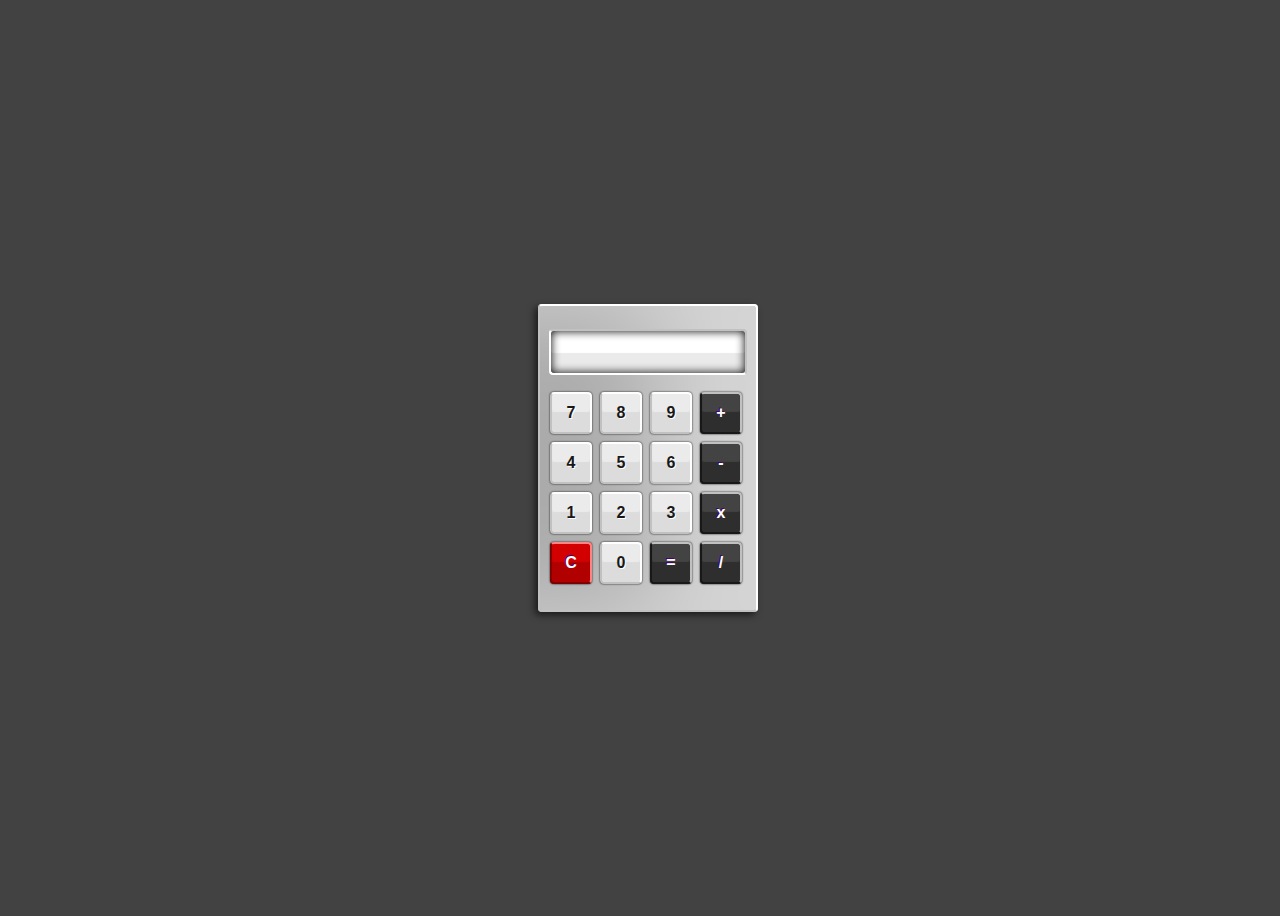
<file: calculator page/index.html>
<!DOCTYPE html>
<html lang="en">
  <head>
    <title>Home</title>
    <meta charset="UTF-8" />
    <meta name="viewport" content="width=device-width" />
    <link rel="stylesheet" href="styles.css" />
  </head>
  <body>
  <div class="container">
	<fieldset id="container">
		<form name="calculator">

			<input id="display" type="text" name="display" readonly>

			<input class="button digits" type="button" value="7" onclick="calculator.display.value += '7'">
			<input class="button digits" type="button" value="8" onclick="calculator.display.value += '8'">
			<input class="button digits" type="button" value="9" onclick="calculator.display.value += '9'">
			<input class="button mathButtons" type="button" value="+" onclick="calculator.display.value += ' + '">
			<br>
			<input class="button digits" type="button" value="4" onclick="calculator.display.value += '4'">
			<input class="button digits" type="button" value="5" onclick="calculator.display.value += '5'">
			<input class="button digits" type="button" value="6" onclick="calculator.display.value += '6'">
			<input class="button mathButtons" type="button" value="-" onclick="calculator.display.value += ' - '">
			<br>
			<input class="button digits" type="button" value="1" onclick="calculator.display.value += '1'">
			<input class="button digits" type="button" value="2" onclick="calculator.display.value += '2'">
			<input class="button digits" type="button" value="3" onclick="calculator.display.value += '3'">
			<input class="button mathButtons" type="button" value="x" onclick="calculator.display.value += ' * '">
			<br>
			<input id="clearButton" class="button" type="button" value="C" onclick="calculator.display.value = ''">
			<input class="button digits" type="button" value="0" onclick="calculator.display.value += '0'">
			<input class="button mathButtons" type="button" value="=" onclick="calculator.display.value = eval(calculator.display.value)">
			<input class="button mathButtons" type="button" value="/" onclick="calculator.display.value += ' / '">
		</form>
	</fieldset>
</div>
  </body>
</html>
</file>
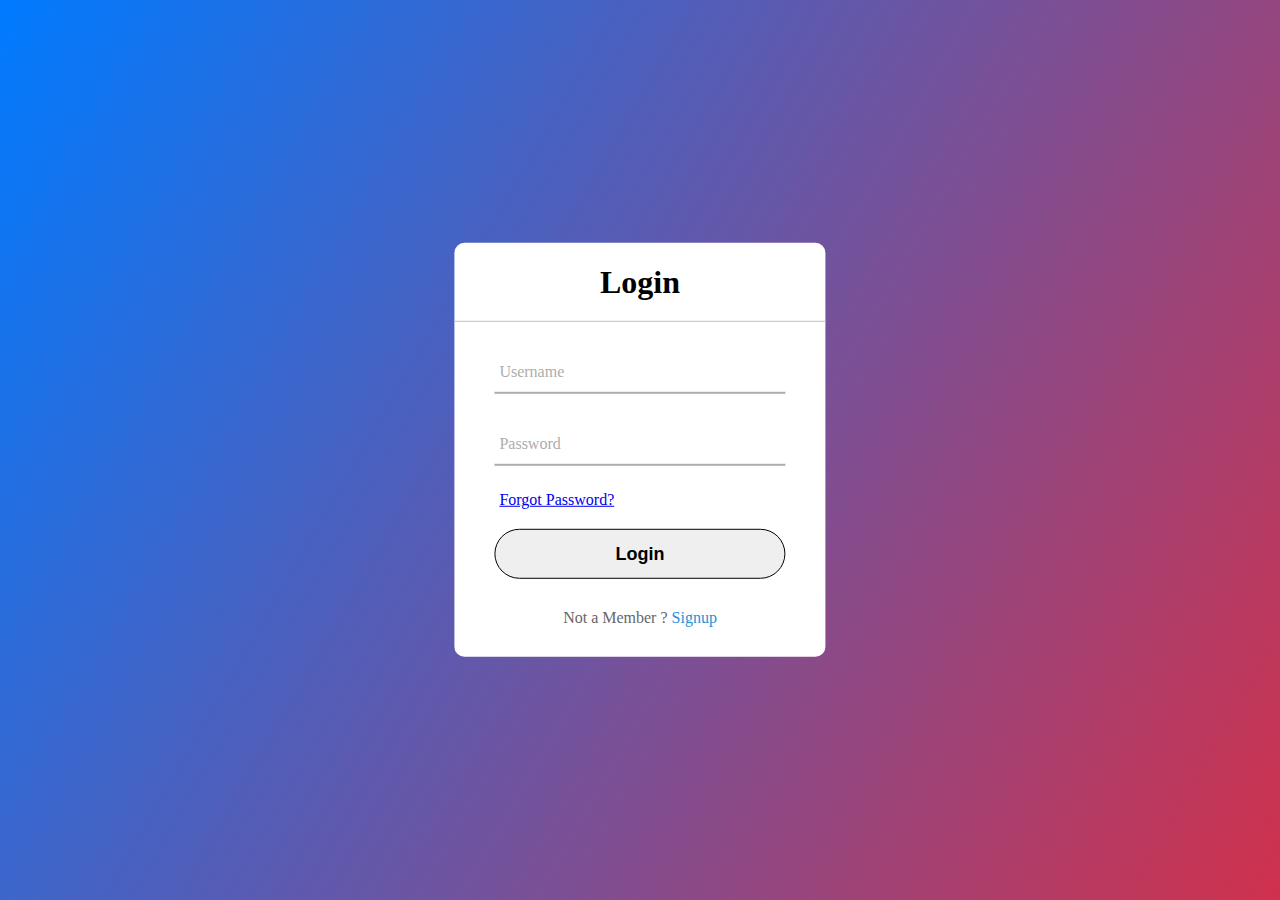
<file: login page/index.html>
<!DOCTYPE html>
<html lang="en">
  <head>
    <title>Login Page</title>
    <meta charset="UTF-8" />
    <meta name="viewport" content="width=device-width" />
    <link rel="stylesheet" href="styles.css" />
  </head>
  <body>
    <div class="container">
      <div class="center">
          <h1>Login</h1>
          <form action="login.php" method="POST">
              <div class="txt_field">
                  <input type="text" name="username" required>
                  <span></span>
                  <label>Username</label>
              </div>
              <div class="txt_field">
                  <input type="password" name="password" required>
                  <span></span>
                  <label>Password</label>
              </div>
              <div class="pass"><a href="forgot.html">Forgot Password?</a></div>
              <input name="submit" type="submit" value="Login">
              <div class="signup_link">
                  Not a Member ? <a href="signup.html">Signup</a>
              </div>
          </form>
      </div>
    </div>
  </body>
</html>
</file>
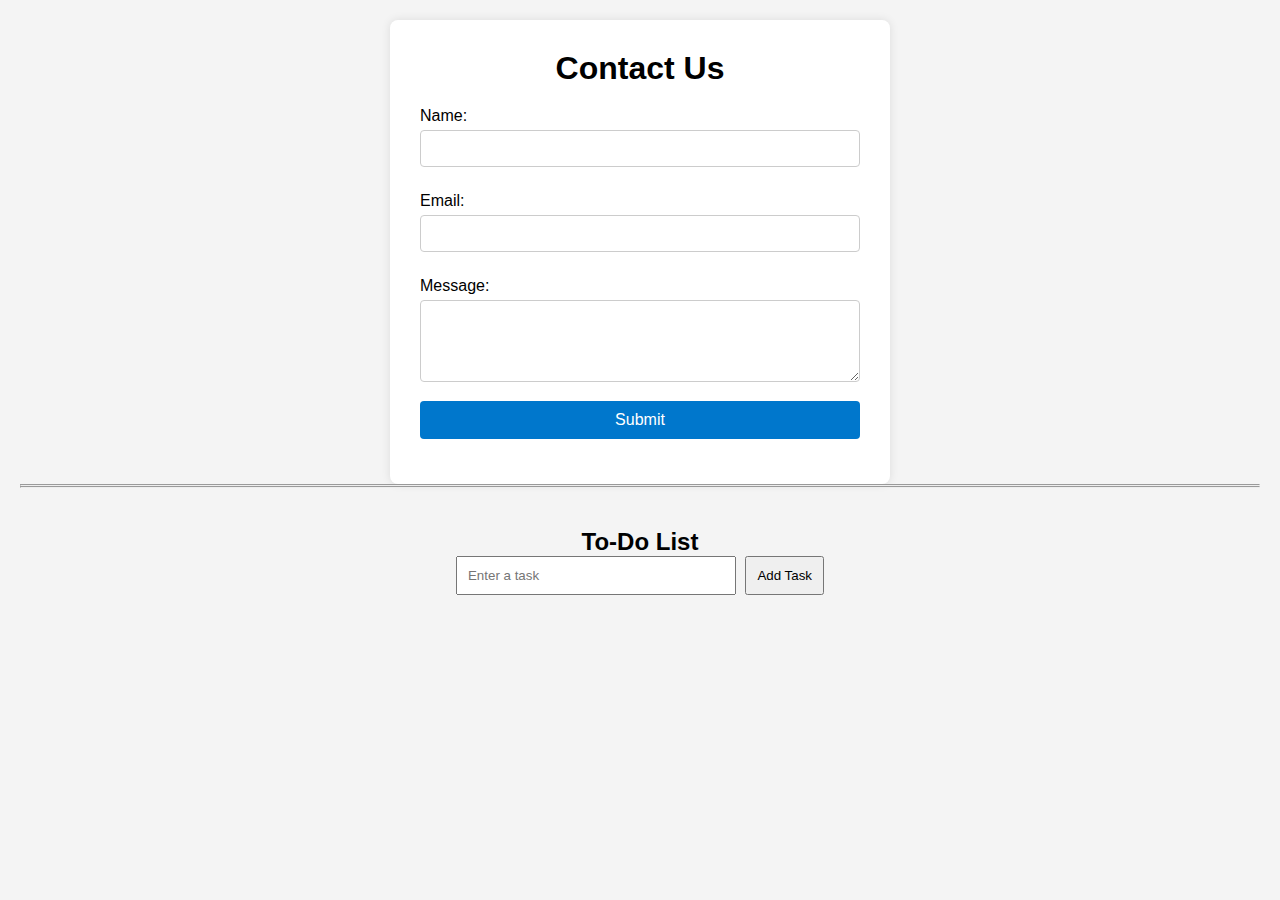
<file: internship/task2/index.html>
<!DOCTYPE html>
<html lang="en">
<head>
  <meta charset="UTF-8" />
  <meta name="viewport" content="width=device-width, initial-scale=1.0" />
  <title>Contact Form</title>
  <link rel="stylesheet" href="style.css" />
</head>
<body>
  <div class="container">
    <h1>Contact Us</h1>
    <form id="contactForm">
      <label for="name">Name:</label>
      <input type="text" id="name" required>

      <label for="email">Email:</label>
      <input type="email" id="email" required>

      <label for="message">Message:</label>
      <textarea id="message" rows="4" required></textarea>

      <button type="submit">Submit</button>
    </form>
    <div id="formMessage"></div>
  </div>
  <hr>
<hr>
<div class="todo-container">
  <h2>To-Do List</h2>
  <input type="text" id="todoInput" placeholder="Enter a task">
  <button onclick="addTask()">Add Task</button>
  <ul id="todoList"></ul>
</div>


  <script src="script.js"></script>
</body>
</html>
</file>
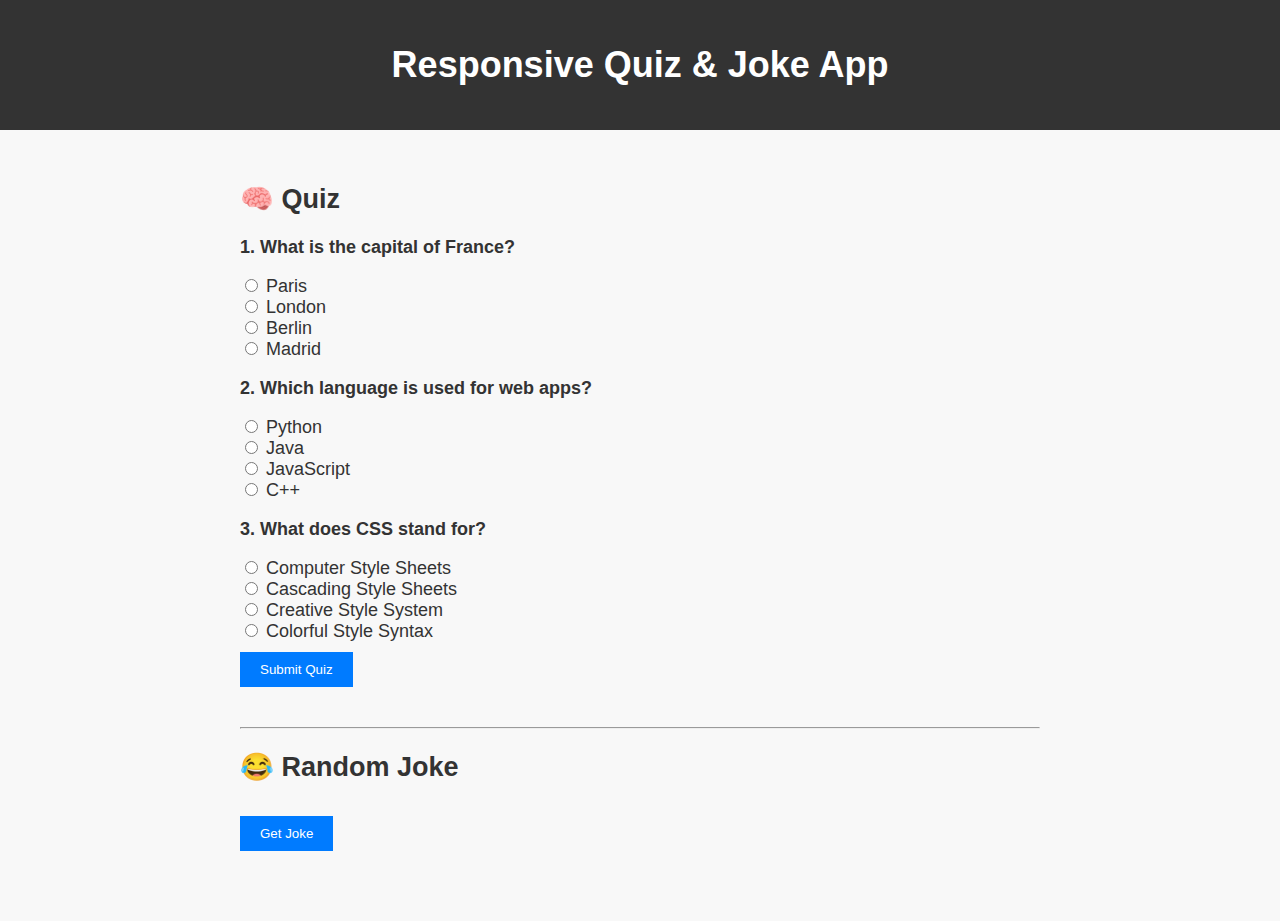
<file: internship/task3/index.html>
<!DOCTYPE html>
<html lang="en">
<head>
  <meta charset="UTF-8" />
  <meta name="viewport" content="width=device-width, initial-scale=1.0" />
  <title>Responsive Quiz & Joke App</title>
  <link rel="stylesheet" href="style.css" />
</head>
<body>
  <header>
    <h1>Responsive Quiz & Joke App</h1>
  </header>

  <main>
    <section class="quiz-section">
      <h2>🧠 Quiz</h2>
      <div id="quiz"></div>
      <button onclick="submitQuiz()">Submit Quiz</button>
      <p id="result"></p>
    </section>

    <hr />

    <section class="joke-section">
      <h2>😂 Random Joke</h2>
      <button onclick="getJoke()">Get Joke</button>
      <p id="joke"></p>
    </section>
  </main>

  <script src="script.js"></script>
</body>
</html>
</file>
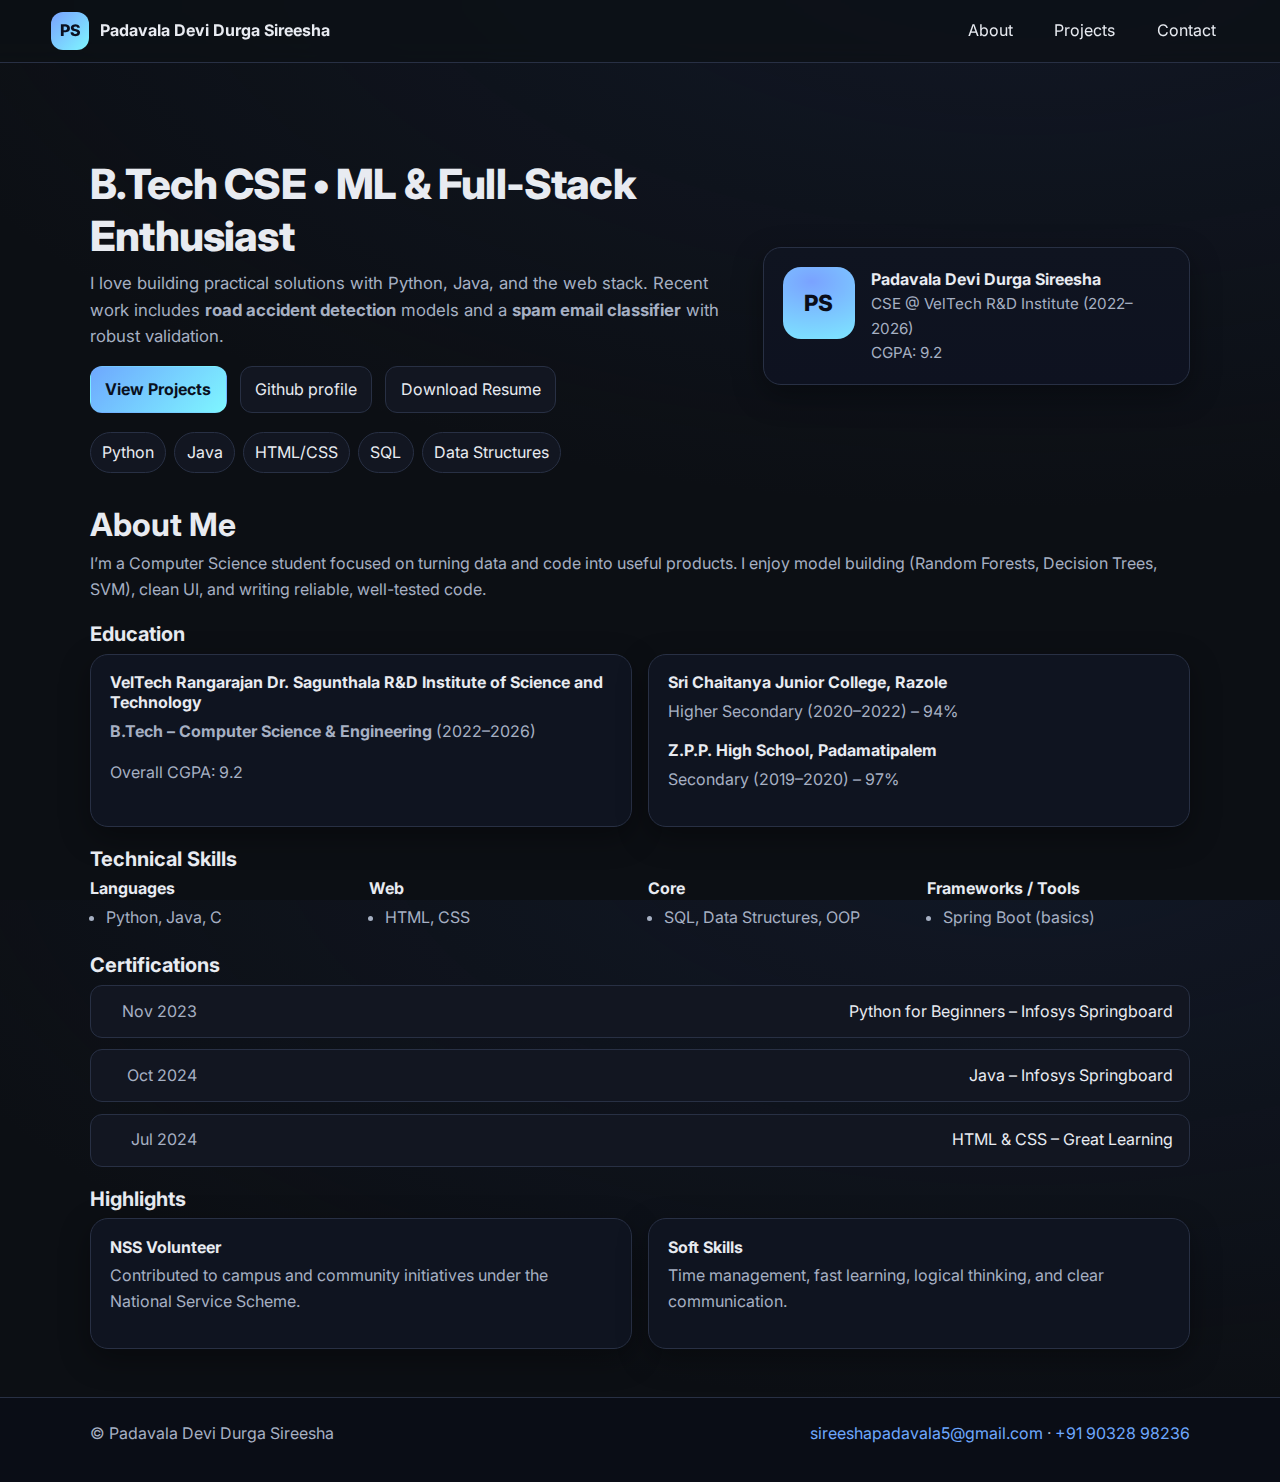
<file: internship/task4/index.html>
<!doctype html>
<html lang="en">
<head>
  <meta charset="utf-8" />
  <meta name="viewport" content="width=device-width, initial-scale=1" />
  <title>Padavala Devi Durga Sireesha – Portfolio</title>
  <meta name="description" content="Portfolio of Padavala Devi Durga Sireesha – B.Tech CSE. Projects in Machine Learning, Web, and Java." />
  <link rel="preconnect" href="https://fonts.gstatic.com" crossorigin>
  <link href="https://fonts.googleapis.com/css2?family=Inter:wght@400;500;600;800&display=swap" rel="stylesheet">
  <link rel="stylesheet" href="styles.css" />
  <script defer src="script.js"></script>
</head>
<body data-page="about">
  <!-- Header / Nav -->
  <header class="site-header">
    <a class="brand" href="index.html">
      <span class="logo">PS</span>
      <span class="brand-text">Padavala Devi Durga Sireesha</span>
    </a>

    <button class="nav-toggle" aria-expanded="false" aria-label="Open Menu">
      <span class="bar"></span><span class="bar"></span><span class="bar"></span>
    </button>

    <nav class="site-nav" aria-label="Primary">
      <a href="index.html" data-link="about">About</a>
      <a href="projects.html" data-link="projects">Projects</a>
      <a href="contact.html" data-link="contact">Contact</a>
    </nav>
  </header>

  <!-- Hero -->
  <section class="hero">
    <div class="container hero-grid">
      <div>
        <h1 class="headline">B.Tech CSE • ML & Full-Stack Enthusiast</h1>
        <p class="subtext">
          I love building practical solutions with Python, Java, and the web stack.
          Recent work includes <strong>road accident detection</strong> models and a
          <strong>spam email classifier</strong> with robust validation.
        </p>
        <div class="hero-actions">
          <a class="btn primary" href="projects.html">View Projects</a>
          <a class="btn" href="https://github.com/sirisha732" >Github profile</a>
          <a class="btn" href="Resume.pdf" download>Download Resume</a>
        </div>
        <ul class="chips">
          <li>Python</li><li>Java</li><li>HTML/CSS</li><li>SQL</li><li>Data Structures</li>
        </ul>
      </div>
      <div class="hero-card">
        <div class="idcard">
          <div class="id-initials">PS</div>
          <div>
            <div class="id-name">Padavala Devi Durga Sireesha</div>
            <div class="id-role">CSE @ VelTech R&D Institute (2022–2026)</div>
            <div class="id-meta">CGPA: 9.2</div>
          </div>
        </div>
      </div>
    </div>
  </section>

  <!-- About -->
  <main class="container flow">
    <section>
      <h2>About Me</h2>
      <p>
        I’m a Computer Science student focused on turning data and code into
        useful products. I enjoy model building (Random Forests, Decision Trees, SVM),
        clean UI, and writing reliable, well-tested code.
      </p>
    </section>

    <section>
      <h3>Education</h3>
      <div class="card-grid two">
        <article class="card">
          <h4>VelTech Rangarajan Dr. Sagunthala R&D Institute of Science and Technology</h4>
          <p><strong>B.Tech – Computer Science & Engineering</strong> (2022–2026)</p>
          <p>Overall CGPA: 9.2</p>
        </article>
        <article class="card">
          <h4>Sri Chaitanya Junior College, Razole</h4>
          <p>Higher Secondary (2020–2022) – 94%</p>
          <h4>Z.P.P. High School, Padamatipalem</h4>
          <p>Secondary (2019–2020) – 97%</p>
        </article>
      </div>
    </section>

    <section>
      <h3>Technical Skills</h3>
      <div class="skill-grid">
        <div>
          <h4>Languages</h4>
          <ul class="list">
            <li>Python, Java, C</li>
          </ul>
        </div>
        <div>
          <h4>Web</h4>
          <ul class="list">
            <li>HTML, CSS</li>
          </ul>
        </div>
        <div>
          <h4>Core</h4>
          <ul class="list">
            <li>SQL, Data Structures, OOP</li>
          </ul>
        </div>
        <div>
          <h4>Frameworks / Tools</h4>
          <ul class="list">
            <li>Spring Boot (basics)</li>
          </ul>
        </div>
      </div>
    </section>

    <section>
      <h3>Certifications</h3>
      <ul class="timeline">
        <li><span>Nov 2023</span> Python for Beginners – Infosys Springboard</li>
        <li><span>Oct 2024</span> Java – Infosys Springboard</li>
        <li><span>Jul 2024</span> HTML & CSS – Great Learning</li>
      </ul>
    </section>

    <section>
      <h3>Highlights</h3>
      <div class="card-grid two">
        <article class="card">
          <h4>NSS Volunteer</h4>
          <p>Contributed to campus and community initiatives under the National Service Scheme.</p>
        </article>
        <article class="card">
          <h4>Soft Skills</h4>
          <p>Time management, fast learning, logical thinking, and clear communication.</p>
        </article>
      </div>
    </section>
  </main>

  <footer class="site-footer">
    <div class="container footer-grid">
      <p>© <span id="year"></span> Padavala Devi Durga Sireesha</p>
      <p>
        <a href="mailto:sireeshapadavala8@gmail.com">sireeshapadavala5@gmail.com</a> ·
        <a href="tel:+919032898236">+91 90328 98236</a>
      </p>
    </div>
  </footer>
</body>
</html>
</file>
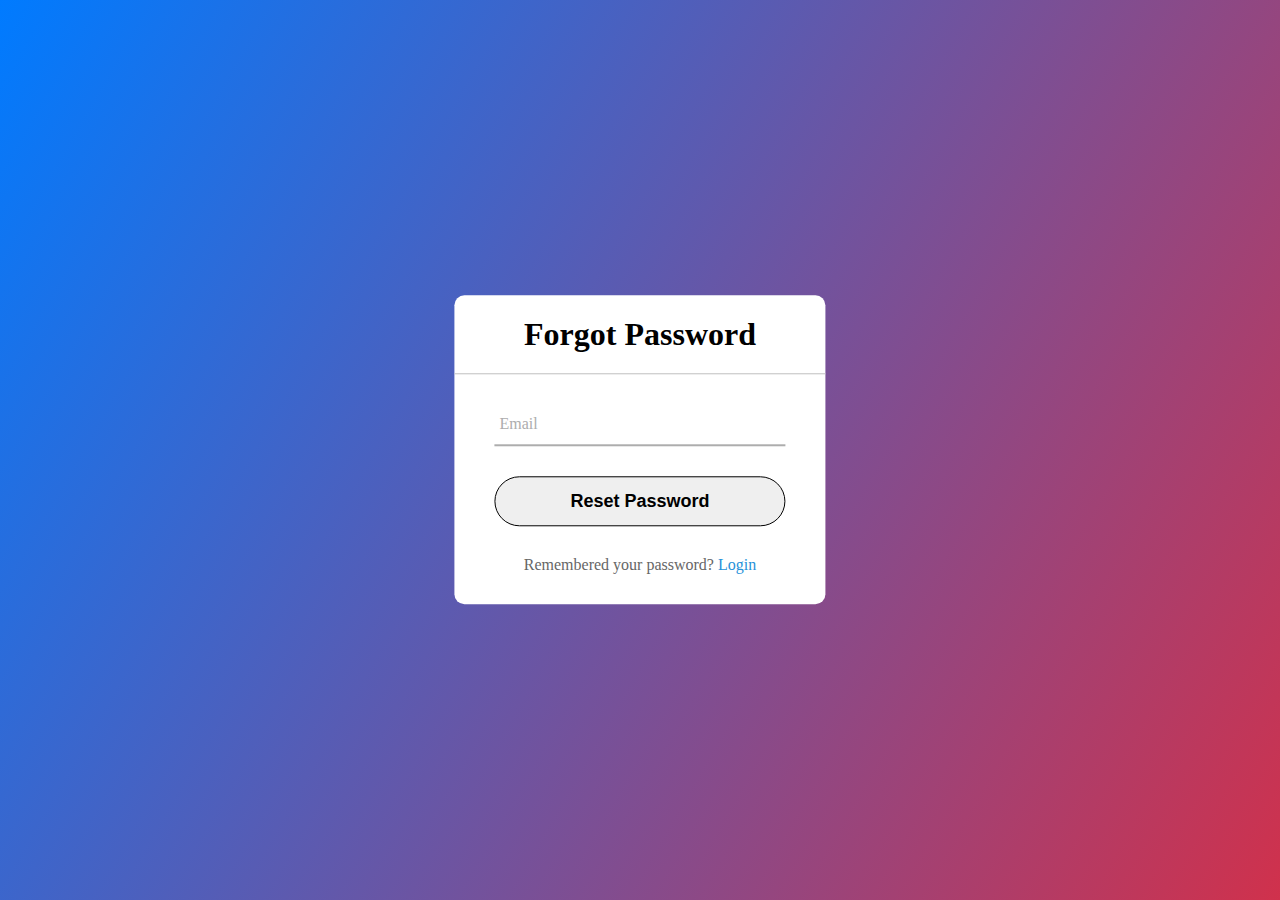
<file: login page/forgot.html>
<!DOCTYPE html>
<html lang="en">
  <head>
    <title>Forgot Password</title>
    <meta charset="UTF-8" />
    <meta name="viewport" content="width=device-width" />
    <link rel="stylesheet" href="styles.css" />
  </head>
  <body>
    <div class="container">
      <div class="center">
          <h1>Forgot Password</h1>
          <form action="reset_password.php" method="POST">
              <div class="txt_field">
                  <input type="email" name="email" required>
                  <span></span>
                  <label>Email</label>
              </div>
              <input name="submit" type="submit" value="Reset Password">
              <div class="signup_link">
                  Remembered your password? <a href="index.html">Login</a>
              </div>
          </form>
      </div>
    </div>
  </body>
</html>
</file>
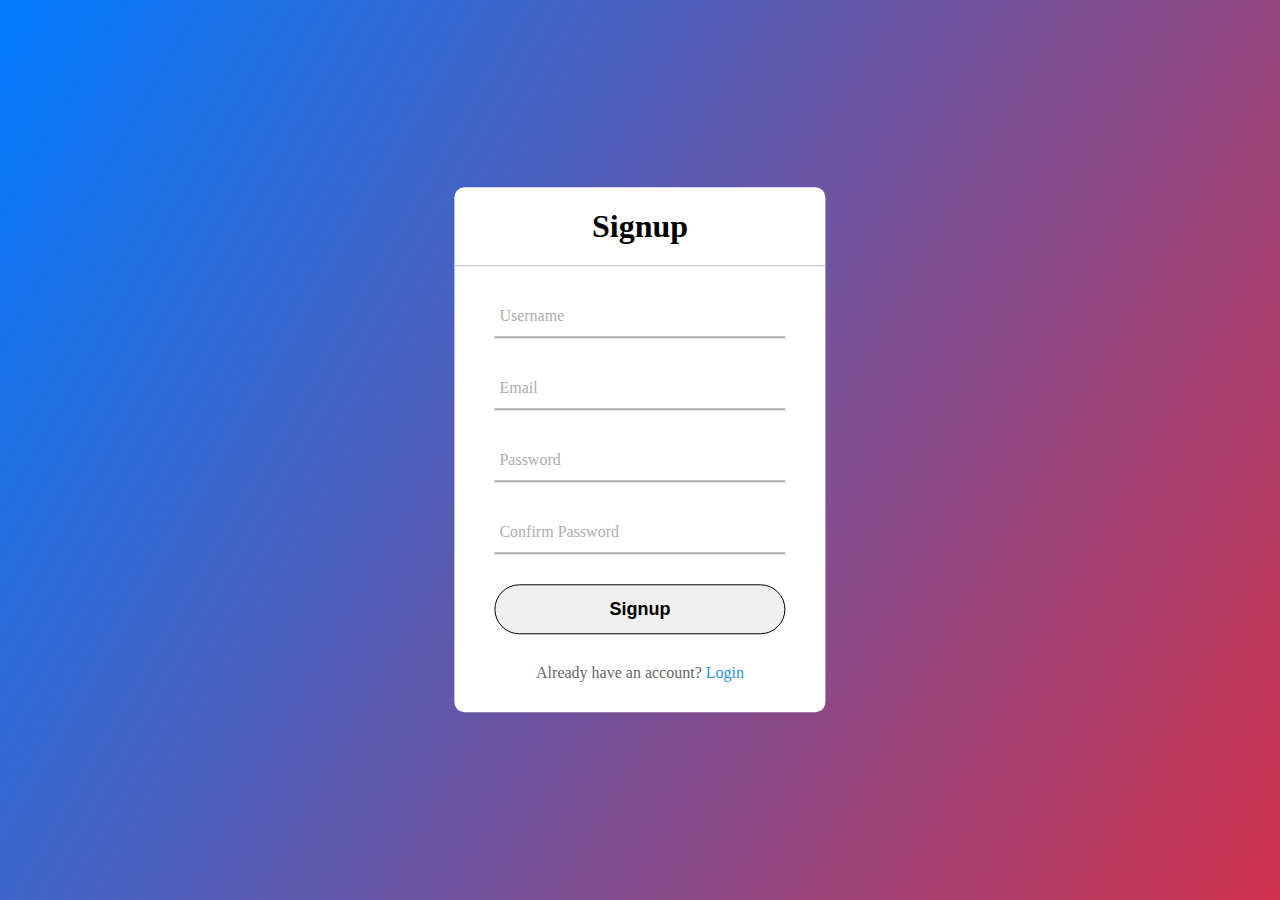
<file: login page/signup.html>
<!DOCTYPE html>
<html lang="en">
  <head>
    <title>Signup Page</title>
    <meta charset="UTF-8" />
    <meta name="viewport" content="width=device-width" />
    <link rel="stylesheet" href="styles.css" />
  </head>
  <body>
    <div class="container">
      <div class="center">
          <h1>Signup</h1>
          <form action="signup.php" method="POST">
              <div class="txt_field">
                  <input type="text" name="username" required>
                  <span></span>
                  <label>Username</label>
              </div>
              <div class="txt_field">
                  <input type="email" name="email" required>
                  <span></span>
                  <label>Email</label>
              </div>
              <div class="txt_field">
                  <input type="password" name="password" required>
                  <span></span>
                  <label>Password</label>
              </div>
              <div class="txt_field">
                  <input type="password" name="confirm_password" required>
                  <span></span>
                  <label>Confirm Password</label>
              </div>
              <input name="submit" type="submit" value="Signup">
              <div class="signup_link">
                  Already have an account? <a href="index.html">Login</a>
              </div>
          </form>
      </div>
    </div>
  </body>
</html>
</file>
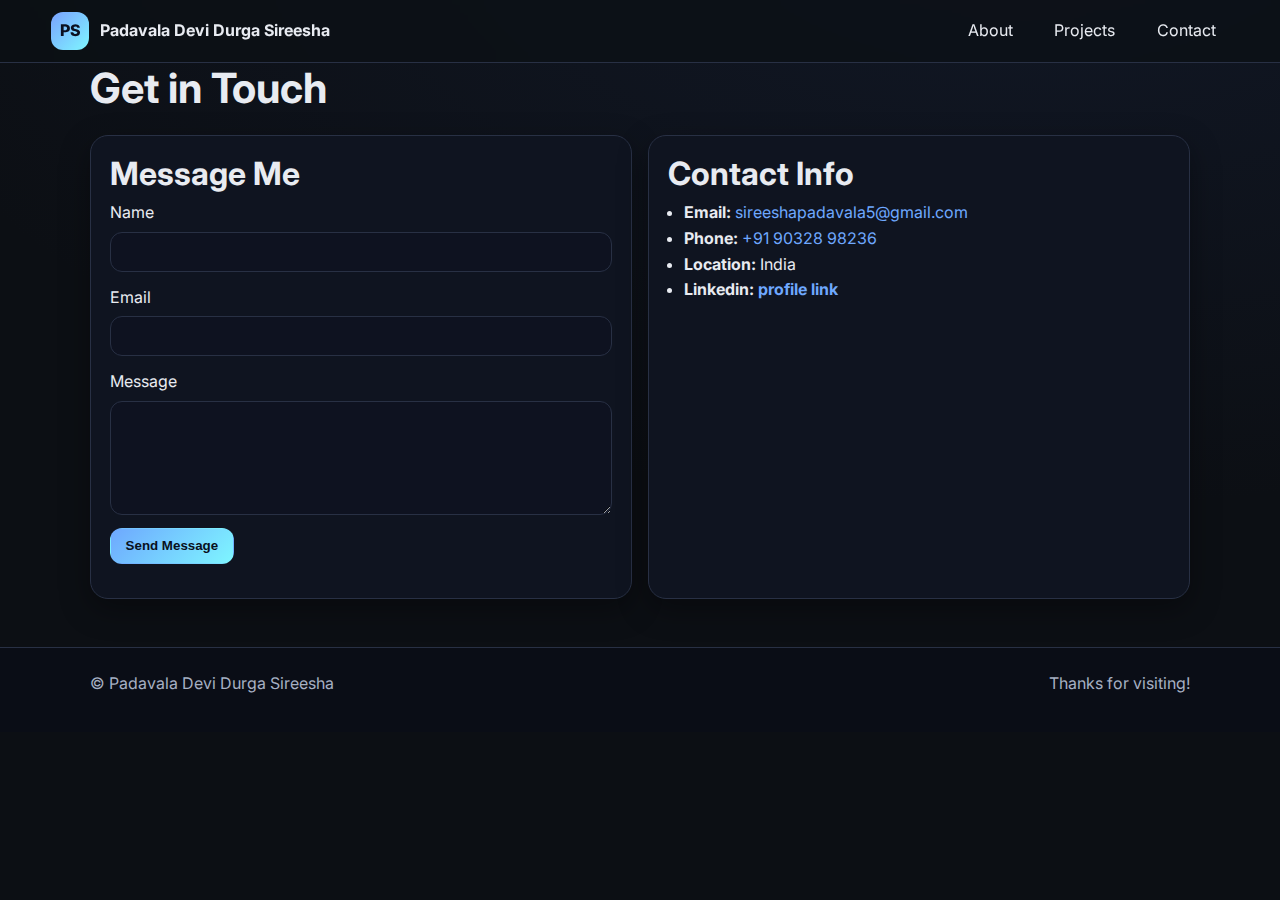
<file: internship/task4/contact.html>
<!doctype html>
<html lang="en">
<head>
  <meta charset="utf-8" />
  <meta name="viewport" content="width=device-width, initial-scale=1" />
  <title>Contact – Padavala Devi Durga Sireesha</title>
  <link href="https://fonts.googleapis.com/css2?family=Inter:wght@400;500;600;800&display=swap" rel="stylesheet">
  <link rel="stylesheet" href="styles.css" />
  <script defer src="script.js"></script>
</head>
<body data-page="contact">
  <header class="site-header">
    <a class="brand" href="index.html">
      <span class="logo">PS</span>
      <span class="brand-text">Padavala Devi Durga Sireesha</span>
    </a>

    <button class="nav-toggle" aria-expanded="false" aria-label="Open Menu">
      <span class="bar"></span><span class="bar"></span><span class="bar"></span>
    </button>

    <nav class="site-nav" aria-label="Primary">
      <a href="index.html" data-link="about">About</a>
      <a href="projects.html" data-link="projects">Projects</a>
      <a href="contact.html" data-link="contact">Contact</a>
    </nav>
  </header>

  <main class="container flow">
    <h1>Get in Touch</h1>

    <div class="card-grid two">
      <section class="card">
        <h2>Message Me</h2>
        <!-- Replace action with your Formspree/Backend endpoint if you have one -->
        <form id="contactForm" class="form" novalidate>
          <label>
            <span>Name</span>
            <input class="input" type="text" name="name" required minlength="2" />
          </label>

          <label>
            <span>Email</span>
            <input class="input" type="email" name="email" required />
          </label>

          <label>
            <span>Message</span>
            <textarea class="input" name="message" rows="6" required minlength="10"></textarea>
          </label>

          <button class="btn primary" type="submit">Send Message</button>
          <p id="formNote" class="form-note" role="status" aria-live="polite"></p>
        </form>
      </section>

      <aside class="card">
        <h2>Contact Info</h2>
        <ul class="list">
          <li><strong>Email:</strong> <a href="mailto:sireeshapadavala8@gmail.com">sireeshapadavala5@gmail.com</a></li>
          <li><strong>Phone:</strong> <a href="tel:‪+919032898236‬">‪+91 90328 98236‬</a></li>
          <li><strong>Location:</strong> India</li>
          <li><strong>Linkedin: <a href="https://www.linkedin.com/in/padavala-devi-durga-sirisha-b202a32b7?utm_source=share&utm_campaign=share_via&utm_content=profile&utm_medium=android_app">profile link</a></li></strong></li>
        </ul>
      </aside>
    </div>
  </main>

  <footer class="site-footer">
    <div class="container footer-grid">
      <p>© <span id="year"></span> Padavala Devi Durga Sireesha</p>
      <p>Thanks for visiting!</p>
    </div>
  </footer>
</body>
</html>
</file>
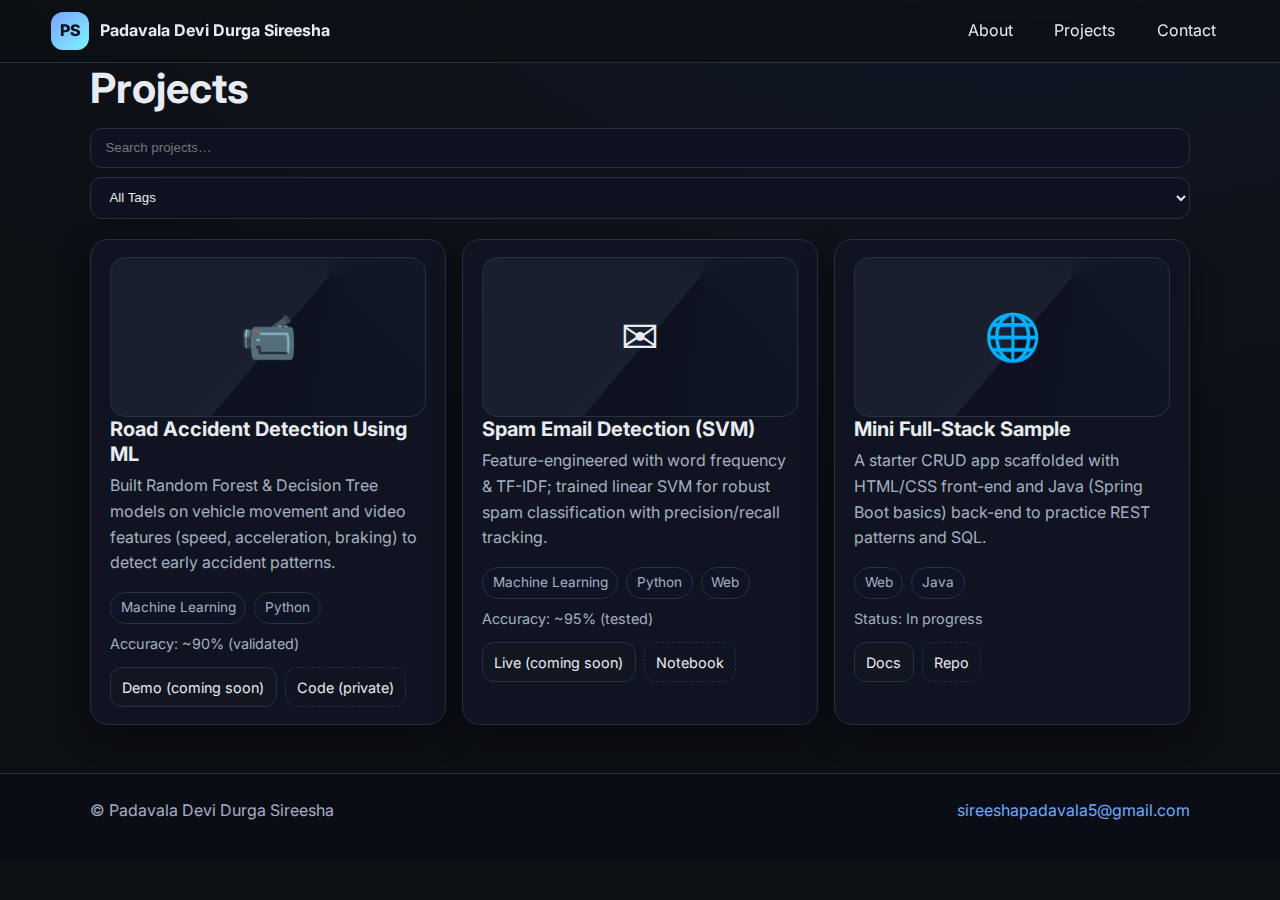
<file: internship/task4/projects.html>
<!doctype html>
<html lang="en">
<head>
  <meta charset="utf-8" />
  <meta name="viewport" content="width=device-width, initial-scale=1" />
  <title>Projects – Padavala Devi Durga Sireesha</title>
  <link href="https://fonts.googleapis.com/css2?family=Inter:wght@400;500;600;800&display=swap" rel="stylesheet">
  <link rel="stylesheet" href="styles.css" />
  <script defer src="script.js"></script>
</head>
<body data-page="projects">
  <header class="site-header">
    <a class="brand" href="index.html">
      <span class="logo">PS</span>
      <span class="brand-text">Padavala Devi Durga Sireesha</span>
    </a>

    <button class="nav-toggle" aria-expanded="false" aria-label="Open Menu">
      <span class="bar"></span><span class="bar"></span><span class="bar"></span>
    </button>

    <nav class="site-nav" aria-label="Primary">
      <a href="index.html" data-link="about">About</a>
      <a href="projects.html" data-link="projects">Projects</a>
      <a href="contact.html" data-link="contact">Contact</a>
    </nav>
  </header>

  <main class="container flow">
    <h1>Projects</h1>

    <div class="filters">
      <input id="search" class="input" type="search" placeholder="Search projects…" aria-label="Search projects">
      <select id="tagFilter" class="input" aria-label="Filter by tag">
        <option value="all">All Tags</option>
        <option>Machine Learning</option>
        <option>Web</option>
        <option>Java</option>
      </select>
    </div>

    <section id="projectGrid" class="card-grid three">
      <!-- Project 1 -->
      <article class="card project" data-tags="Machine Learning,Python">
        <div class="card-media placeholder">📹</div>
        <div class="card-body">
          <h3>Road Accident Detection Using ML</h3>
          <p>
            Built Random Forest & Decision Tree models on vehicle movement and video features
            (speed, acceleration, braking) to detect early accident patterns.
          </p>
          <ul class="tags">
            <li>Machine Learning</li><li>Python</li>
          </ul>
          <div class="meta">Accuracy: ~90% (validated)</div>
          <div class="card-actions">
            <a class="btn small" href="#" aria-disabled="true">Demo (coming soon)</a>
            <a class="btn small outline" href="#" aria-disabled="true">Code (private)</a>
          </div>
        </div>
      </article>

      <!-- Project 2 -->
      <article class="card project" data-tags="Machine Learning,Python,Web">
        <div class="card-media placeholder">✉</div>
        <div class="card-body">
          <h3>Spam Email Detection (SVM)</h3>
          <p>
            Feature-engineered with word frequency & TF-IDF; trained linear SVM for robust spam
            classification with precision/recall tracking.
          </p>
          <ul class="tags">
            <li>Machine Learning</li><li>Python</li><li>Web</li>
          </ul>
          <div class="meta">Accuracy: ~95% (tested)</div>
          <div class="card-actions">
            <a class="btn small" href="#" aria-disabled="true">Live (coming soon)</a>
            <a class="btn small outline" href="#" aria-disabled="true">Notebook</a>
          </div>
        </div>
      </article>

      <!-- Add more projects easily by copying a card -->
      <article class="card project" data-tags="Web,Java">
        <div class="card-media placeholder">🌐</div>
        <div class="card-body">
          <h3>Mini Full-Stack Sample</h3>
          <p>
            A starter CRUD app scaffolded with HTML/CSS front-end and Java (Spring Boot basics)
            back-end to practice REST patterns and SQL.
          </p>
          <ul class="tags">
            <li>Web</li><li>Java</li>
          </ul>
          <div class="meta">Status: In progress</div>
          <div class="card-actions">
            <a class="btn small" href="#" aria-disabled="true">Docs</a>
            <a class="btn small outline" href="#" aria-disabled="true">Repo</a>
          </div>
        </div>
      </article>
    </section>
  </main>

  <footer class="site-footer">
    <div class="container footer-grid">
      <p>© <span id="year"></span> Padavala Devi Durga Sireesha</p>
      <p><a href="mailto:sireeshapadavala8@gmail.com">sireeshapadavala5@gmail.com</a></p>
    </div>
  </footer>
</body>
</html>
</file>
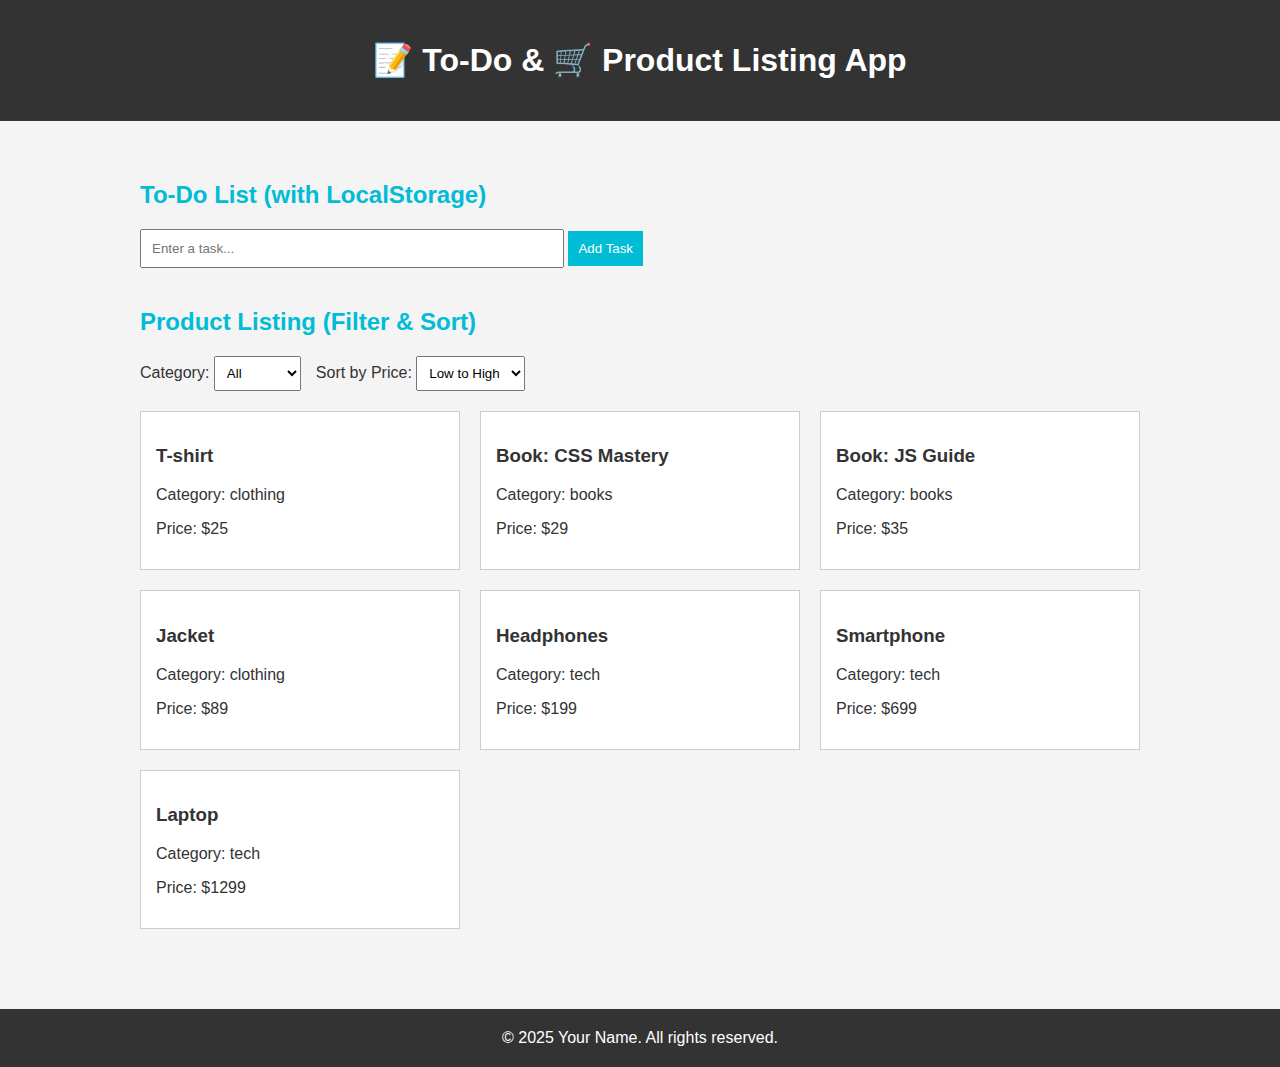
<file: internship/task4/todo.html>
<!DOCTYPE html>
<html lang="en">
<head>
  <meta charset="UTF-8" />
  <meta name="viewport" content="width=device-width, initial-scale=1.0"/>
  <title>To-Do & Product App</title>
  <style>
    body {
      font-family: Arial, sans-serif;
      margin: 0;
      padding: 0;
      background: #f4f4f4;
      color: #333;
    }

    header {
      background-color: #333;
      color: white;
      padding: 20px;
      text-align: center;
    }

    main {
      padding: 20px;
      max-width: 1000px;
      margin: auto;
    }

    h2 {
      color: #00bcd4;
      margin-top: 40px;
    }

    /* To-Do Section */
    #todo-section input {
      padding: 10px;
      width: 70%;
      max-width: 400px;
    }

    #todo-section button {
      padding: 10px;
      background: #00bcd4;
      color: white;
      border: none;
      cursor: pointer;
    }

    .task {
      background: white;
      margin: 10px 0;
      padding: 10px;
      display: flex;
      justify-content: space-between;
      border: 1px solid #ccc;
    }

    .task button {
      background: red;
      color: white;
      border: none;
      padding: 5px;
      cursor: pointer;
    }

    /* Product Section */
    .controls {
      display: flex;
      flex-wrap: wrap;
      gap: 15px;
      margin-bottom: 20px;
    }

    .controls select {
      padding: 8px;
    }

    .products {
      display: grid;
      grid-template-columns: 1fr;
      gap: 20px;
    }

    @media (min-width: 600px) {
      .products {
        grid-template-columns: repeat(2, 1fr);
      }
    }

    @media (min-width: 900px) {
      .products {
        grid-template-columns: repeat(3, 1fr);
      }
    }

    .product {
      background: white;
      padding: 15px;
      border: 1px solid #ccc;
    }

    footer {
      margin-top: 60px;
      padding: 20px;
      background: #333;
      color: white;
      text-align: center;
    }
  </style>
</head>
<body>
  <header>
    <h1>📝 To-Do & 🛒 Product Listing App</h1>
  </header>

  <main>

    <!-- TO-DO LIST -->
    <section id="todo-section">
      <h2>To-Do List (with LocalStorage)</h2>
      <input type="text" id="taskInput" placeholder="Enter a task..." />
      <button onclick="addTask()">Add Task</button>
      <div id="taskList"></div>
    </section>

    <!-- PRODUCT LISTING -->
    <section id="product-section">
      <h2>Product Listing (Filter & Sort)</h2>

      <div class="controls">
        <label>
          Category:
          <select id="categoryFilter" onchange="renderProducts()">
            <option value="all">All</option>
            <option value="tech">Tech</option>
            <option value="books">Books</option>
            <option value="clothing">Clothing</option>
          </select>
        </label>

        <label>
          Sort by Price:
          <select id="priceSort" onchange="renderProducts()">
            <option value="asc">Low to High</option>
            <option value="desc">High to Low</option>
          </select>
        </label>
      </div>

      <div class="products" id="productList"></div>
    </section>
  </main>

  <footer>
    &copy; 2025 Your Name. All rights reserved.
  </footer>

  <script>
    // ====== TO-DO LIST LOGIC ======
    let tasks = JSON.parse(localStorage.getItem('tasks')) || [];

    function saveTasks() {
      localStorage.setItem('tasks', JSON.stringify(tasks));
    }

    function renderTasks() {
      const taskList = document.getElementById('taskList');
      taskList.innerHTML = '';

      tasks.forEach((task, index) => {
        const div = document.createElement('div');
        div.className = 'task';
        div.innerHTML = `
          <span>${task}</span>
          <button onclick="deleteTask(${index})">X</button>
        `;
        taskList.appendChild(div);
      });
    }

    function addTask() {
      const input = document.getElementById('taskInput');
      const task = input.value.trim();
      if (task) {
        tasks.push(task);
        saveTasks();
        renderTasks();
        input.value = '';
      }
    }

    function deleteTask(index) {
      tasks.splice(index, 1);
      saveTasks();
      renderTasks();
    }

    // ====== PRODUCT LISTING LOGIC ======
    const products = [
      { name: "Smartphone", category: "tech", price: 699 },
      { name: "Laptop", category: "tech", price: 1299 },
      { name: "T-shirt", category: "clothing", price: 25 },
      { name: "Book: JS Guide", category: "books", price: 35 },
      { name: "Headphones", category: "tech", price: 199 },
      { name: "Jacket", category: "clothing", price: 89 },
      { name: "Book: CSS Mastery", category: "books", price: 29 }
    ];

    function renderProducts() {
      const category = document.getElementById('categoryFilter').value;
      const sort = document.getElementById('priceSort').value;

      let filtered = [...products];
      if (category !== 'all') {
        filtered = filtered.filter(p => p.category === category);
      }

      filtered.sort((a, b) => sort === 'asc' ? a.price - b.price : b.price - a.price);

      const container = document.getElementById('productList');
      container.innerHTML = '';

      filtered.forEach(p => {
        const div = document.createElement('div');
        div.className = 'product';
        div.innerHTML = `
          <h3>${p.name}</h3>
          <p>Category: ${p.category}</p>
          <p>Price: $${p.price}</p>
        `;
        container.appendChild(div);
      });
    }

    // INIT
    renderTasks();
    renderProducts();
  </script>
</body>
</html>
</file>
<file: calculator page/styles.css>
body {
	background-color: #424242;
	font-family: Tahoma;
}

.container {
	display: flex;
	align-items: center;
	justify-content: center;
	height: 100vh;
	width: 100vw;
}

#container {
	width: 200px;
	padding: 8px 8px 20px 8px;
	margin: 20px auto;
	background-color: #ABABAB;
	border-radius: 4px;
	border-top: 2px solid #FFF;
	border-right: 2px solid #FFF;
	border-bottom: 2px solid #C1C1C1;
	border-left: 2px solid #C1C1C1;
	box-shadow: -3px 3px 7px rgba(0, 0, 0, .6), inset -100px 0px 100px rgba(255, 255, 255, .5);
}

#display {
	display: block;
	margin: 15px auto;
	height: 42px;
	width: 174px;
	padding: 0 10px;
	border-radius: 4px;
	border-top: 2px solid #C1C1C1;
	border-right: 2px solid #C1C1C1;
	border-bottom: 2px solid #FFF;
	border-left: 2px solid #FFF;
	background-color: #FFF;
	box-shadow: inset 0px 0px 10px #030303, inset 0px -20px 1px rgba(150, 150, 150, .2);
	font-size: 28px;
	color: #666;
	text-align: right;
	font-weight: 400;
}

.button {
	display: inline-block;
	margin: 2px;
	width: 42px;
	height: 42px;
	font-size: 16px;
	font-weight: bold;
	border-radius: 4px;
}

.mathButtons {
	margin: 2px 2px 6px 2px;
	color: #FFF;
	text-shadow: -1px -1px 0px #44006F;
	background-color: #434343;
	border-top: 2px solid #C1C1C1;
	border-right: 2px solid #C1C1C1;
	border-bottom: 2px solid #181818;
	border-left: 2px solid #181818;
	box-shadow: 0px 0px 2px #030303, inset 0px -20px 1px #2E2E2E;
}

.digits {
	color: #181818;
	text-shadow: 1px 1px 0px #FFF;
	background-color: #EBEBEB;
	border-top: 2px solid #FFF;
	border-right: 2px solid #FFF;
	border-bottom: 2px solid #C1C1C1;
	border-left: 2px solid #C1C1C1;
	border-radius: 4px;
	box-shadow: 0px 0px 2px #030303, inset 0px -20px 1px #DCDCDC;
}

.digits:hover,
.mathButtons:hover,
#clearButton:hover {
	background-color: #FFBA75;
	box-shadow: 0px 0px 2px #FFBA75, inset 0px -20px 1px #FF8000;
	border-top: 2px solid #FFF;
	border-right: 2px solid #FFF;
	border-bottom: 2px solid #AE5700;
	border-left: 2px solid #AE5700;
}

#clearButton {
	color: #FFF;
	text-shadow: -1px -1px 0px #44006F;
	background-color: #D20000;
	border-top: 2px solid #FF8484;
	border-right: 2px solid #FF8484;
	border-bottom: 2px solid #800000;
	border-left: 2px solid #800000;
	box-shadow: 0px 0px 2px #030303, inset 0px -20px 1px #B00000;
}
</file>
<file: login page/styles.css>
body{
  margin: 0;
  padding: 0;
  font-family: Roboto;
  background-repeat: no-repeat;
  background-size: cover;
  background: linear-gradient(120deg, #007bff, #d0314c);
  height: 100vh;
  overflow: hidden;
}

.center{
  position: absolute;
  top: 50%;
  left: 50%;
  transform: translate(-50%, -50%);
  width: 29vw;
  background: white;
  border-radius: 10px;
}

.center h1{
  text-align: center;
  padding: 0 0 20px 0;
  border-bottom: 1px solid silver;
}

.center form{
  padding: 0 40px;
  box-sizing: border-box;
}

form .txt_field{
  position: relative;
  border-bottom: 2px solid #adadad;
  margin: 30px 0;
}

.txt_field input{
  width: 100%;
  padding: 0 5px;
  height: 40px;
  font-size: 16px;
  border: none;
  background: none;
  outline: none;
}

.txt_field label{
  position: absolute;
  top: 50%;
  left: 5px;
  color: #adadad;
  transform: translateY(-50%);
  font-size: 16px;
  pointer-events: none;
}

.txt_field span::before{
  content: '';
  position: absolute;
  top: 40px;
  left: 0;
  width: 0px;
  height: 2px;
  background: #2691d9;
  transition: .5s;
}

.txt_field input:focus ~ label,
.txt_field input:valid ~ label{
  top: -5px;
  color: #2691d9;
}

.txt_field input:focus ~ span::before,
.txt_field input:Valid ~ span::before{
  width: 100%;
}

.pass{
  margin: -5px 0 20px 5px;
  color: #a6a6a6;
  cursor: pointer;
}

.pass:hover{
  text-decoration: underline;
}

input[type="Submit"]{
  width: 100%;
  height: 50px;
  border: 1px solid;
  border-radius: 25px;
  font-size: 18px;
  font-weight: 700;
  cursor: pointer;

}

input[type="Submit"]:hover{
  background: #2691d9;
  color: #e9f4fb;
  transition: .5s;
}

.signup_link{
  margin: 30px 0;
  text-align: center;
  font-size: 16px;
  color: #666666;
}

.signup_link a{
  color: #2691d9;
  text-decoration: none;
}

.signup_link a:hover{
  text-decoration: underline;
}

.HomeAbout{
  width: 100vw;
  height: 25vh;
}
</file>
<file: internship/task3/style.css>
body {
  font-family: Arial, sans-serif;
  margin: 0;
  padding: 0;
  background: #f8f8f8;
  color: #333;
}

header {
  background-color: #333;
  color: white;
  text-align: center;
  padding: 20px 10px;
}

main {
  padding: 20px;
}

.quiz-section,
.joke-section {
  margin-bottom: 40px;
}

button {
  padding: 10px 20px;
  margin-top: 10px;
  background-color: #007BFF;
  color: white;
  border: none;
  cursor: pointer;
}

button:hover {
  background-color: #0056b3;
}

/* Responsive Design */

@media (min-width: 600px) {
  body {
    font-size: 18px;
  }

  main {
    padding: 30px;
  }
}

@media (min-width: 1024px) {
  main {
    max-width: 800px;
    margin: 0 auto;
  }
}
</file>
<file: internship/task4/styles.css>
/* Base */
:root{
  --bg: #0c0f14;
  --elev: #121621;
  --text: #e8ebf1;
  --muted: #a6b0c3;
  --primary: #6ea8fe;
  --ring: #7aa2ff66;
  --card: #0f1420;
  --border: #283044;
  --shadow: 0 10px 30px rgba(0,0,0,.35);
  --radius: 18px;
}

* { box-sizing: border-box; }
html,body { height: 100%; }
body{
  margin: 0;
  font-family: Inter, system-ui, -apple-system, Segoe UI, Roboto, "Helvetica Neue", Arial, "Noto Sans", "Apple Color Emoji", "Segoe UI Emoji", "Segoe UI Symbol", sans-serif;
  color: var(--text);
  background: radial-gradient(1200px 600px at 80% -10%, #20305844, transparent), var(--bg);
  line-height: 1.6;
}

a { color: var(--primary); text-decoration: none; }
a:hover { text-decoration: underline; }

.container{ width: min(1100px, 92%); margin-inline: auto; }
.flow > * + *{ margin-top: 1.25rem; }
h1,h2,h3,h4{ line-height: 1.25; margin: 0 0 .4rem; }
h1{ font-size: clamp(1.8rem, 1.4rem + 1.8vw, 2.6rem); }
h2{ font-size: clamp(1.4rem, 1.1rem + 1.2vw, 2rem); }
h3{ font-size: 1.25rem; }
p{ margin: .25rem 0 1rem; color: var(--muted); }

/* Header / Nav */
.site-header{
  position: sticky; top: 0; z-index: 50;
  background: rgba(12,15,20,.7);
  backdrop-filter: blur(8px);
  border-bottom: 1px solid var(--border);
  display: grid; grid-template-columns: 1fr auto auto; align-items: center;
  padding: .6rem 4vw;
}
.brand{ display: flex; align-items: center; gap: .7rem; color: var(--text); font-weight: 700; }
.logo{
  display: grid; place-items: center;
  width: 38px; height: 38px; border-radius: 12px;
  background: linear-gradient(135deg, #7aa2ff, #7ef6ff);
  color: #0b1020; font-weight: 800;
}
.brand-text{ white-space: nowrap; }

.site-nav{ display: flex; gap: 1rem; }
.site-nav a{
  padding: .55rem .8rem;
  border-radius: 12px;
  color: var(--text);
}
.site-nav a.active, .site-nav a:hover{
  background: var(--elev);
  outline: 2px solid transparent;
  box-shadow: inset 0 0 0 1px var(--border);
}

/* Mobile menu */
.nav-toggle{
  display: none; position: relative; width: 42px; height: 42px;
  border: 1px solid var(--border); background: var(--elev); border-radius: 12px; cursor: pointer;
}
.nav-toggle .bar{
  position: absolute; left: 9px; right: 9px; height: 2px; background: var(--text);
  transform-origin: center; transition: transform .3s ease, top .3s ease, opacity .2s ease;
}
.nav-toggle .bar:nth-child(1){ top: 12px; }
.nav-toggle .bar:nth-child(2){ top: 20px; }
.nav-toggle .bar:nth-child(3){ top: 28px; }

/* Hero */
.hero{
  padding: 6rem 0 2rem;
}
.hero-grid{
  display: grid; gap: 2rem; align-items: center;
  grid-template-columns: 1.2fr .8fr;
}
.headline{ font-weight: 800; letter-spacing: -0.02em; }
.subtext{ font-size: 1.05rem; }
.hero-actions{ display: flex; gap: .8rem; margin: 1rem 0 1.2rem; }
.chips{ list-style: none; padding: 0; margin: 0; display: flex; flex-wrap: wrap; gap: .5rem; }
.chips li{
  background: var(--elev); padding: .4rem .7rem; border-radius: 999px; border: 1px solid var(--border); color: var(--text);
}

/* ID card look */
.hero-card{ display: grid; justify-items: end; }
.idcard{
  display: grid; grid-template-columns: 72px 1fr; gap: 1rem;
  padding: 1.2rem; border-radius: var(--radius);
  background: linear-gradient(180deg, #0f1420, #0e1220);
  border: 1px solid var(--border);
  box-shadow: var(--shadow);
}
.id-initials{
  width: 72px; height: 72px; border-radius: 18px; display: grid; place-items: center; font-weight: 800; font-size: 1.4rem;
  background: radial-gradient(120px 80px at 40% 20%, #7aa2ff, #7ef6ff);
  color: #0a0d18;
}
.id-name{ font-weight: 700; }
.id-role, .id-meta{ color: var(--muted); font-size: .95rem; }

/* Cards & grids */
.card{
  background: var(--card);
  border: 1px solid var(--border);
  border-radius: var(--radius);
  padding: 1.1rem 1.2rem;
  box-shadow: var(--shadow);
}
.card-grid{
  display: grid; gap: 1rem;
}
.card-grid.two{ grid-template-columns: repeat(2, 1fr); }
.card-grid.three{ grid-template-columns: repeat(3, 1fr); }
.card-media.placeholder{
  height: 160px; display: grid; place-items: center; font-size: 46px; border-radius: 16px;
  background: conic-gradient(from 220deg at 70% 10%, #1a2030, #0e1220);
  border: 1px solid var(--border);
}
.card-body .tags{ display:flex; gap:.5rem; flex-wrap: wrap; padding:0; margin:.5rem 0; list-style:none;}
.card-body .tags li{ background: #0e1424; border:1px solid var(--border); padding:.25rem .6rem; border-radius: 999px; font-size:.85rem; color: var(--muted);}
.card .meta{ color: var(--muted); font-size: .9rem; margin-top:.4rem; }
.card-actions{ display:flex; gap:.5rem; margin-top:.8rem; flex-wrap: wrap; }

/* Buttons & inputs */
.btn{
  display: inline-flex; align-items: center; justify-content: center;
  gap: .5rem; padding: .6rem .9rem; border-radius: 12px;
  background: var(--elev); color: var(--text); border: 1px solid var(--border);
  text-decoration: none; cursor: pointer; user-select: none;
}
.btn:hover{ transform: translateY(-1px); }
.btn.primary{ background: linear-gradient(135deg, #6ea8fe, #7ef6ff); color: #091020; border-color: transparent; font-weight: 700; }
.btn.small{ padding: .45rem .7rem; font-size: .9rem; }
.btn.outline{ background: transparent; border: 1px dashed var(--border); }

/* Lists, timeline, skills */
.list{ margin: .2rem 0; padding-left: 1rem; }
.timeline{ list-style: none; padding: 0; margin: 0; }
.timeline li{ padding: .8rem 1rem; background: var(--elev); border: 1px solid var(--border); border-radius: 12px; margin-bottom: .7rem; display:flex; justify-content: space-between; gap:1rem; }
.timeline li span{ color: var(--muted); min-width: 90px; text-align: right; }

.skill-grid{ display:grid; grid-template-columns: repeat(4, 1fr); gap: 1rem; }
.skill-grid .list{ color: var(--muted); }

/* Filters & form */
.filters{ display:flex; gap:.6rem; margin: .8rem 0 1rem; flex-wrap: wrap; }
.input{
  width: 100%; padding: .7rem .9rem; border-radius: 12px; border: 1px solid var(--border);
  background: #0e1220; color: var(--text);
}
.form label{ display:grid; gap:.4rem; margin-bottom: .8rem; }
.form-note{ color: var(--muted); margin-top: .6rem; }

/* Footer */
.site-footer{
  border-top: 1px solid var(--border);
  margin-top: 3rem; padding: 1.2rem 0; background: #0a0d16;
}
.footer-grid{ display:flex; justify-content: space-between; align-items: center; flex-wrap: wrap; gap:.6rem; }

/* Responsive */
@media (max-width: 980px){
  .hero-grid{ grid-template-columns: 1fr; }
  .card-grid.two{ grid-template-columns: 1fr; }
  .card-grid.three{ grid-template-columns: repeat(2, 1fr); }
  .skill-grid{ grid-template-columns: repeat(2, 1fr); }
}

@media (max-width: 720px){
  .site-header{ grid-template-columns: auto auto; }
  .brand-text{ display: none; }
  .nav-toggle{ display: inline-block; margin-left: .6rem; }
  .site-nav{
    position: fixed; inset: 64px 0 auto 0; background: #0b0f18; border-top: 1px solid var(--border);
    transform: translateY(-120%); transition: transform .3s ease;
    display: grid; gap: .2rem; padding: .6rem .6rem .9rem; box-shadow: var(--shadow);
  }
  .site-nav a{ padding: .9rem 1rem; border-radius: 12px; }
  .site-nav.open{ transform: translateY(0); }

  .card-grid.three{ grid-template-columns: 1fr; }
}
</file>
<file: internship/task2/style.css>
/* General Reset */
* {
  box-sizing: border-box;
  margin: 0;
  padding: 0;
}

body {
  font-family: 'Segoe UI', sans-serif;
  background-color: #f4f4f4;
  padding: 20px;
}

.container {
  max-width: 500px;
  margin: auto;
  background: white;
  padding: 30px;
  border-radius: 8px;
  box-shadow: 0 0 10px rgba(0,0,0,0.1);
}

h1 {
  text-align: center;
  margin-bottom: 20px;
}

form label {
  display: block;
  margin: 10px 0 5px;
}

form input, form textarea {
  width: 100%;
  padding: 10px;
  margin-bottom: 15px;
  border: 1px solid #ccc;
  border-radius: 4px;
}

form button {
  width: 100%;
  background-color: #0077cc;
  color: white;
  padding: 10px;
  border: none;
  border-radius: 4px;
  font-size: 16px;
}

form button:hover {
  background-color: #005fa3;
}

#formMessage {
  margin-top: 15px;
  color: red;
}

/* Responsive adjustments */
@media (max-width: 600px) {
  nav {
    flex-direction: column;
    align-items: center;
  }
}
/* To-Do List */
.todo-container {
  max-width: 400px;
  margin: 40px auto;
  text-align: center;
}

.todo-container input {
  padding: 10px;
  width: 70%;
  margin-right: 5px;
}

.todo-container button {
  padding: 10px;
}

#todoList {
  list-style: none;
  padding: 0;
  margin-top: 20px;
}

#todoList li {
  background-color: #e0e0e0;
  margin-bottom: 10px;
  padding: 10px;
  text-align: left;
  position: relative;
  border-radius: 4px;
}

#todoList li button {
  position: absolute;
  right: 10px;
  top: 10px;
  background: #cc0000;
  color: white;
  border: none;
  padding: 5px 10px;
  cursor: pointer;
}
</file>
